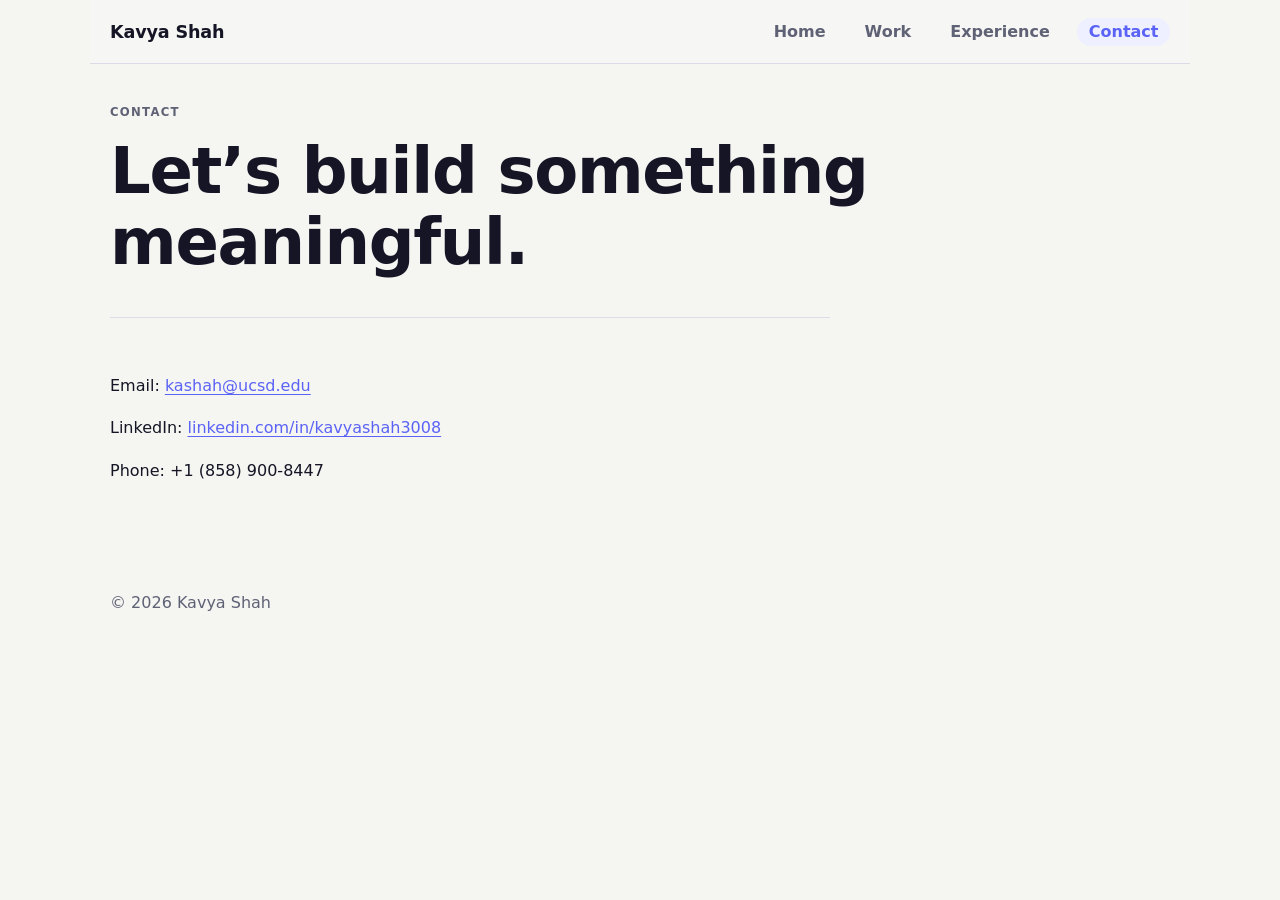
<file: contact.html>
<!doctype html>
<html lang="en">
  <head>
    <meta charset="UTF-8" />
    <meta name="viewport" content="width=device-width, initial-scale=1.0" />
    <title>Contact — Kavya Shah</title>
    <meta name="description" content="Get in touch with Kavya Shah." />
    <link rel="stylesheet" href="styles.css" />
  </head>
  <body>
    <header class="site-header">
      <a class="brand" href="index.html">Kavya Shah</a>
      <nav aria-label="Main navigation">
        <ul class="nav-list">
          <li><a href="index.html">Home</a></li>
          <li><a href="work.html">Work</a></li>
          <li><a href="experience.html">Experience</a></li>
          <li><a class="active" href="contact.html">Contact</a></li>
        </ul>
      </nav>
    </header>

    <main>
      <section class="page-head">
        <p class="eyebrow">Contact</p>
        <h1>Let’s build something meaningful.</h1>
      </section>

      <section class="section contact-block">
        <p>
          Email:
          <a href="mailto:kashah@ucsd.edu">kashah@ucsd.edu</a>
        </p>
        <p>
          LinkedIn:
          <a href="https://linkedin.com/in/kavyashah3008">linkedin.com/in/kavyashah3008</a>
        </p>
        <p>Phone: +1 (858) 900-8447</p>
      </section>
    </main>

    <footer class="site-footer">
      <p>© <span id="year"></span> Kavya Shah</p>
    </footer>

    <script src="script.js"></script>
  </body>
</html>
</file>
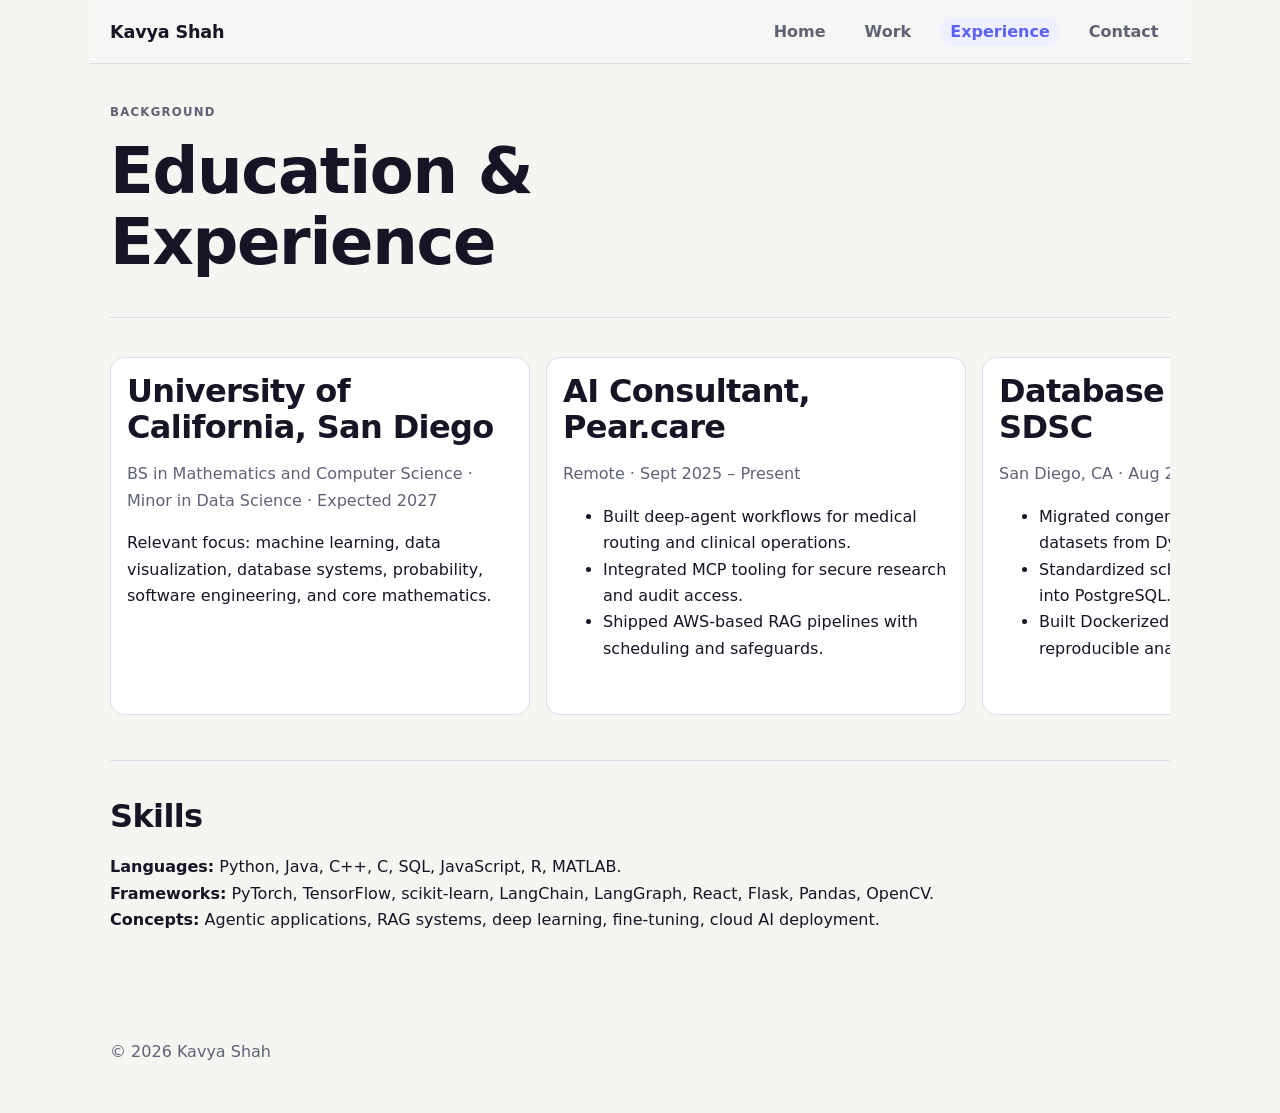
<file: experience.html>
<!doctype html>
<html lang="en">
  <head>
    <meta charset="UTF-8" />
    <meta name="viewport" content="width=device-width, initial-scale=1.0" />
    <title>Experience — Kavya Shah</title>
    <meta name="description" content="Experience and education of Kavya Shah." />
    <link rel="stylesheet" href="styles.css" />
  </head>
  <body>
    <header class="site-header">
      <a class="brand" href="index.html">Kavya Shah</a>
      <nav aria-label="Main navigation">
        <ul class="nav-list">
          <li><a href="index.html">Home</a></li>
          <li><a href="work.html">Work</a></li>
          <li><a class="active" href="experience.html">Experience</a></li>
          <li><a href="contact.html">Contact</a></li>
        </ul>
      </nav>
    </header>

    <main>
      <section class="page-head">
        <p class="eyebrow">Background</p>
        <h1>Education & Experience</h1>
      </section>

      <section class="section timeline">
        <article>
          <h2>University of California, San Diego</h2>
          <p class="meta">BS in Mathematics and Computer Science · Minor in Data Science · Expected 2027</p>
          <p>
            Relevant focus: machine learning, data visualization, database systems, probability,
            software engineering, and core mathematics.
          </p>
        </article>

        <article>
          <h2>AI Consultant, Pear.care</h2>
          <p class="meta">Remote · Sept 2025 – Present</p>
          <ul>
            <li>Built deep-agent workflows for medical routing and clinical operations.</li>
            <li>Integrated MCP tooling for secure research and audit access.</li>
            <li>Shipped AWS-based RAG pipelines with scheduling and safeguards.</li>
          </ul>
        </article>

        <article>
          <h2>Database Engineer, SDSC</h2>
          <p class="meta">San Diego, CA · Aug 2025 – Present</p>
          <ul>
            <li>Migrated congenital heart disease datasets from DynamoDB with Boto3.</li>
            <li>Standardized schemas and migrated data into PostgreSQL.</li>
            <li>Built Dockerized PostgreSQL pipelines for reproducible analytics.</li>
          </ul>
        </article>

        <article>
          <h2>Project Manager, Skin Lesion Detection (CSE Society @ UCSD)</h2>
          <p class="meta">San Diego, CA · 2024 – Present</p>
          <ul>
            <li>Led melanoma detection research with ResNet-50 and transfer learning.</li>
            <li>Built preprocessing pipelines and model optimization flows.</li>
            <li>Presented findings at SAIRS 2025 conference.</li>
          </ul>
        </article>

        <article>
          <h2>Research Assistant, UC San Diego Health</h2>
          <p class="meta">San Diego, CA · 2025 – Present</p>
          <ul>
            <li>Designed ML pipelines for scRNA-seq and multimodal profiling.</li>
            <li>Integrated ATAC-seq and RNA velocity into reproducible workflows.</li>
            <li>Identified potential tumor-specific immune cell biomarkers.</li>
          </ul>
        </article>
      </section>

      <section class="section">
        <div class="section-head">
          <h2>Skills</h2>
        </div>
        <p>
          <strong>Languages:</strong>
          Python, Java, C++, C, SQL, JavaScript, R, MATLAB.
          <br />
          <strong>Frameworks:</strong>
          PyTorch, TensorFlow, scikit-learn, LangChain, LangGraph, React, Flask, Pandas, OpenCV.
          <br />
          <strong>Concepts:</strong>
          Agentic applications, RAG systems, deep learning, fine-tuning, cloud AI deployment.
        </p>
      </section>
    </main>

    <footer class="site-footer">
      <p>© <span id="year"></span> Kavya Shah</p>
    </footer>

    <script src="script.js"></script>
  </body>
</html>
</file>
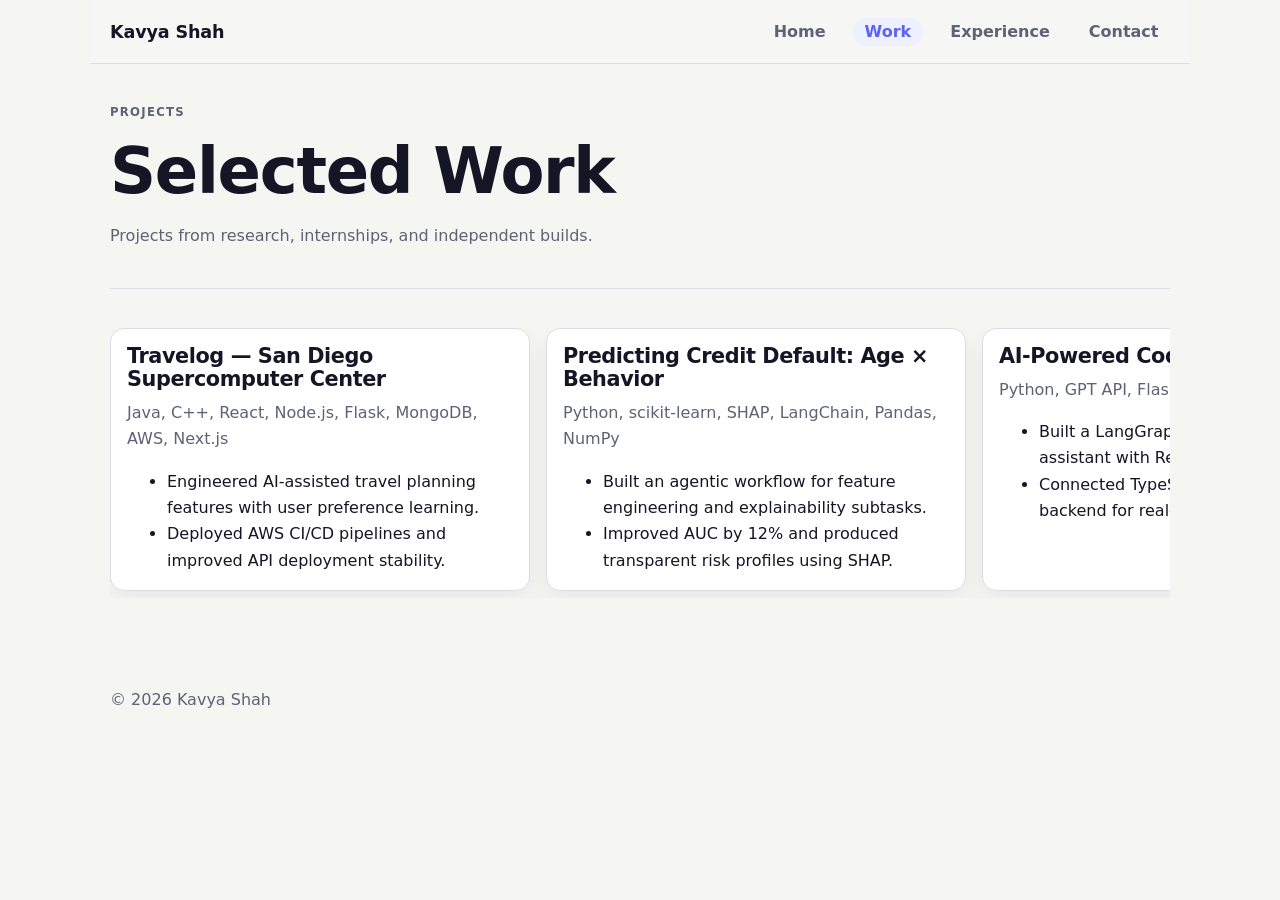
<file: work.html>
<!doctype html>
<html lang="en">
  <head>
    <meta charset="UTF-8" />
    <meta name="viewport" content="width=device-width, initial-scale=1.0" />
    <title>Work — Kavya Shah</title>
    <meta name="description" content="Selected AI and software projects by Kavya Shah." />
    <link rel="stylesheet" href="styles.css" />
  </head>
  <body>
    <header class="site-header">
      <a class="brand" href="index.html">Kavya Shah</a>
      <nav aria-label="Main navigation">
        <ul class="nav-list">
          <li><a href="index.html">Home</a></li>
          <li><a class="active" href="work.html">Work</a></li>
          <li><a href="experience.html">Experience</a></li>
          <li><a href="contact.html">Contact</a></li>
        </ul>
      </nav>
    </header>

    <main>
      <section class="page-head">
        <p class="eyebrow">Projects</p>
        <h1>Selected Work</h1>
        <p>Projects from research, internships, and independent builds.</p>
      </section>

      <section class="section">
        <div class="project-list">
          <article class="project-card">
            <h2>Travelog — San Diego Supercomputer Center</h2>
            <p class="tech">Java, C++, React, Node.js, Flask, MongoDB, AWS, Next.js</p>
            <ul>
              <li>Engineered AI-assisted travel planning features with user preference learning.</li>
              <li>Deployed AWS CI/CD pipelines and improved API deployment stability.</li>
            </ul>
          </article>

          <article class="project-card">
            <h2>Predicting Credit Default: Age × Behavior</h2>
            <p class="tech">Python, scikit-learn, SHAP, LangChain, Pandas, NumPy</p>
            <ul>
              <li>Built an agentic workflow for feature engineering and explainability subtasks.</li>
              <li>Improved AUC by 12% and produced transparent risk profiles using SHAP.</li>
            </ul>
          </article>

          <article class="project-card">
            <h2>AI-Powered Code Review Chatbot</h2>
            <p class="tech">Python, GPT API, Flask, LangGraph, TypeScript</p>
            <ul>
              <li>Built a LangGraph-orchestrated review assistant with Redis memory.</li>
              <li>Connected TypeScript frontend with Flask backend for real-time feedback.</li>
            </ul>
          </article>

          <article class="project-card">
            <h2>Face Recognition System with OpenCV</h2>
            <p class="tech">Python, OpenCV, Haar Cascades, Cosine Similarity</p>
            <ul>
              <li>Implemented GUI-based identity verification with efficient embeddings.</li>
              <li>Reached 95.7% accuracy on 10K images and reduced false positives by 30%.</li>
            </ul>
          </article>

          <article class="project-card">
            <h2>Edge Detection with Hough Transform</h2>
            <p class="tech">Python, OpenCV, NumPy, Go</p>
            <ul>
              <li>Designed lane-detection pipeline for real-world road conditions.</li>
              <li>Rebuilt inference module in Go and achieved sub-50ms latency.</li>
            </ul>
          </article>
        </div>
      </section>
    </main>

    <footer class="site-footer">
      <p>© <span id="year"></span> Kavya Shah</p>
    </footer>

    <script src="script.js"></script>
  </body>
</html>
</file>
<file: styles.css>
:root {
  --bg: #f5f5f2;
  --text: #151525;
  --muted: #5f6275;
  --line: #dcdce8;
  --card: #ffffff;
  --accent: #5b63f6;
  --accent-soft: #eef0ff;
  --accent-2: #7a5cff;
  --shadow-sm: 0 10px 24px rgba(17, 20, 48, 0.05);
  --shadow-md: 0 16px 40px rgba(23, 27, 68, 0.12);
}

* {
  box-sizing: border-box;
}

html,
body {
  margin: 0;
  padding: 0;
}

body {
  background: var(--bg);
  color: var(--text);
  font-family: Inter, ui-sans-serif, system-ui, -apple-system, Segoe UI, Roboto, Helvetica, Arial,
    sans-serif;
  line-height: 1.65;
}

.geisel-confetti-container {
  position: fixed;
  top: 0;
  left: 0;
  width: 100vw;
  height: 100vh;
  pointer-events: none;
  z-index: 9999;
  overflow: hidden;
}

.geisel-confetti-piece {
  position: absolute;
  pointer-events: none;
  transition: left 2.8s ease-out, top 2.8s ease-out, transform 2.8s ease-out, opacity 2.8s ease-out;
  transform-origin: center center;
}

a {
  color: var(--accent);
  text-underline-offset: 0.2em;
  transition: color 180ms ease;
}

a:hover,
a:focus-visible {
  color: var(--accent-2);
}

.site-header,
main,
.site-footer {
  max-width: 1100px;
  margin: 0 auto;
  padding-left: 1.25rem;
  padding-right: 1.25rem;
}

.site-header {
  display: flex;
  justify-content: space-between;
  align-items: center;
  padding-top: 1.15rem;
  padding-bottom: 1rem;
  border-bottom: 1px solid var(--line);
  position: sticky;
  top: 0;
  background: color-mix(in srgb, var(--bg) 88%, white 12%);
  backdrop-filter: blur(8px);
  z-index: 100;
}

.brand {
  font-size: 1.1rem;
  font-weight: 700;
  color: var(--text);
  text-decoration: none;
  letter-spacing: -0.01em;
}

.nav-list {
  list-style: none;
  display: flex;
  gap: 1rem;
  margin: 0;
  padding: 0;
}

.nav-list a {
  color: var(--muted);
  text-decoration: none;
  font-weight: 550;
  border-radius: 999px;
  padding: 0.28rem 0.72rem;
  transition: background-color 160ms ease, color 160ms ease;
}

.nav-list a.active,
.nav-list a:hover,
.nav-list a:focus-visible {
  color: var(--accent);
  background: var(--accent-soft);
}

main {
  padding-top: 2.4rem;
  padding-bottom: 4.2rem;
}

.eyebrow {
  text-transform: uppercase;
  letter-spacing: 0.11em;
  font-size: 0.73rem;
  font-weight: 650;
  color: var(--muted);
  margin: 0 0 0.85rem;
}

h1,
h2,
h3 {
  margin-top: 0;
  line-height: 1.12;
  letter-spacing: -0.02em;
}

h1 {
  font-size: clamp(2.35rem, 6vw, 4rem);
  margin-bottom: 0.35rem;
  font-weight: 760;
}

h2 {
  font-size: clamp(1.45rem, 2.7vw, 2rem);
  margin-bottom: 0.55rem;
  font-weight: 700;
}

.section-block {
  margin-top: 4.5rem;
}

.hero {
  display: grid;
  justify-items: center;
  text-align: center;
  gap: 0.8rem;
  margin-top: 0.45rem;
}

.hero-image-wrap {
  position: relative;
  width: min(320px, 72vw);
}

.hero-glow {
  position: absolute;
  left: 50%;
  top: 50%;
  width: 135%;
  height: 135%;
  transform: translate(-50%, -50%);
  border-radius: 999px;
  background: radial-gradient(circle, rgba(91, 99, 246, 0.3), rgba(91, 99, 246, 0));
  filter: blur(20px);
  z-index: 0;
}

.profile-image {
  position: relative;
  z-index: 1;
  width: 100%;
  aspect-ratio: 1;
  object-fit: cover;
  object-position: center 15%;
  border-radius: 50%;
  border: 2px solid color-mix(in srgb, var(--accent) 20%, #ffffff 80%);
  background: var(--card);
  padding: 0.38rem;
  box-shadow: var(--shadow-md);
}

.hero-identity {
  margin: 0;
  font-size: 1.15rem;
  font-weight: 620;
  color: var(--accent);
}

.short-bio {
  max-width: 700px;
  margin: 0.35rem 0 0;
  color: var(--muted);
  font-size: clamp(1rem, 2.1vw, 1.08rem);
}

.hero-links {
  display: flex;
  gap: 0.75rem;
  flex-wrap: wrap;
  justify-content: center;
  margin-top: 0.95rem;
}

.link-grid {
  display: grid;
  grid-template-columns: repeat(auto-fit, minmax(210px, 1fr));
  gap: 1rem;
}

.link-card {
  display: block;
  text-decoration: none;
  background: var(--card);
  border: 1px solid var(--line);
  border-radius: 14px;
  padding: 1rem;
  transition: transform 140ms ease, border-color 140ms ease;
}

.link-card:hover,
.link-card:focus-visible {
  transform: translateY(-2px);
  border-color: #bbb;
}

.link-card h3 {
  margin-bottom: 0.45rem;
}

.link-card p {
  margin: 0;
  color: var(--muted);
}

.section {
  border-top: 1px solid var(--line);
  padding-top: 2.4rem;
  margin-top: 2.4rem;
}

.button,
.ghost-button {
  display: inline-block;
  border-radius: 999px;
  padding: 0.7rem 1.15rem;
  text-decoration: none;
  font-size: 0.95rem;
  font-weight: 600;
  transition: transform 180ms ease, box-shadow 180ms ease, background-color 180ms ease;
}

.button {
  background: var(--accent);
  color: #fff;
  box-shadow: 0 10px 26px rgba(91, 99, 246, 0.34);
}

.button:hover,
.button:focus-visible {
  transform: translateY(-2px);
  background: #5058eb;
}

.ghost-button {
  border: 1px solid var(--line);
  color: var(--text);
  background: rgba(255, 255, 255, 0.62);
}

.ghost-button:hover,
.ghost-button:focus-visible {
  transform: translateY(-2px);
  border-color: color-mix(in srgb, var(--accent) 35%, var(--line) 65%);
  color: var(--accent);
}

.cta-row {
  display: flex;
  gap: 0.75rem;
  flex-wrap: wrap;
  margin-top: 1.25rem;
}

.profile-card {
  background: var(--card);
  border: 1px solid var(--line);
  border-radius: 18px;
  padding: 1rem;
}

.profile-card img {
  width: 100%;
  height: auto;
  border-radius: 12px;
  border: 1px solid var(--line);
}

.profile-note {
  color: var(--muted);
  font-size: 0.9rem;
  margin-bottom: 0;
}

.section-head p,
.meta,
.tech,
.page-head p {
  color: var(--muted);
}

.section-head {
  max-width: 700px;
  margin-bottom: 1.2rem;
}

.section-head p {
  margin: 0;
}

.project-grid {
  display: grid;
  grid-template-columns: repeat(auto-fit, minmax(240px, 1fr));
  gap: 1rem;
}

.project-card,
.timeline-card,
.skills-card {
  background: var(--card);
  border: 1px solid var(--line);
  border-radius: 18px;
  padding: 1rem;
  box-shadow: var(--shadow-sm);
}

.project-card h3,
.timeline-card h3,
.skills-card h3 {
  font-size: 1.1rem;
  margin-bottom: 0.45rem;
}

.project-card p {
  margin-top: 0;
  color: var(--muted);
}

.project-thumb {
  border-radius: 14px;
  height: 132px;
  margin-bottom: 0.92rem;
  border: 1px solid color-mix(in srgb, var(--accent) 16%, var(--line) 84%);
  transition: transform 260ms ease;
}

img.project-thumb {
  width: 100%;
  object-fit: contain;
  background: #ffffff;
  display: block;
}

.thumb-gradient-1 {
  background: linear-gradient(145deg, #eef0ff, #dae0ff 46%, #c5d2ff);
}

.thumb-gradient-2 {
  background: linear-gradient(145deg, #ecefff, #e8defd 44%, #dfd5fd);
}

.thumb-gradient-3 {
  background: linear-gradient(145deg, #e7f3ff, #e2e8ff 45%, #d8defd);
}

.thumb-gradient-4 {
  background: linear-gradient(145deg, #f0f1ff, #e2e7ff 45%, #d7dcff);
}

.interactive {
  transition: transform 190ms ease, box-shadow 190ms ease, border-color 190ms ease;
}

.interactive:hover,
.interactive:focus-within {
  transform: translateY(-5px);
  box-shadow: var(--shadow-md);
  border-color: color-mix(in srgb, var(--accent) 25%, var(--line) 75%);
}

.interactive:hover .project-thumb {
  transform: scale(1.03);
}

.tag-row {
  display: flex;
  flex-wrap: wrap;
  gap: 0.48rem;
}

.tag {
  display: inline-flex;
  align-items: center;
  border-radius: 999px;
  padding: 0.28rem 0.58rem;
  font-size: 0.78rem;
  color: var(--accent);
  background: var(--accent-soft);
  border: 1px solid color-mix(in srgb, var(--accent) 20%, #ffffff 80%);
  font-weight: 550;
}

.timeline-grid {
  display: grid;
  gap: 0.95rem;
}

.timeline-card {
  border-left: 4px solid color-mix(in srgb, var(--accent) 52%, #b9bbff 48%);
}

.timeline-card ul {
  margin: 0.75rem 0 0;
  padding-left: 1.1rem;
  color: var(--muted);
}

.timeline-icon {
  margin: 0 0 0.55rem;
  font-size: 1.2rem;
}

.focus-panel {
  border: 1px solid color-mix(in srgb, var(--accent) 16%, var(--line) 84%);
  border-radius: 20px;
  padding: 1.2rem;
  background: linear-gradient(135deg, #f6f7ff 0%, #eef1ff 45%, #f3f5ff 100%);
}

.focus-grid {
  display: grid;
  grid-template-columns: repeat(auto-fit, minmax(220px, 1fr));
  gap: 0.75rem;
}

.focus-grid p {
  margin: 0;
  padding: 0.78rem 0.86rem;
  background: rgba(255, 255, 255, 0.65);
  border: 1px solid rgba(114, 122, 255, 0.18);
  border-radius: 12px;
  color: #3d4367;
}

.skills-grid {
  display: grid;
  grid-template-columns: repeat(auto-fit, minmax(220px, 1fr));
  gap: 0.95rem;
}

.skills-card .tag-row {
  margin-top: 0.35rem;
}

.project-link {
  display: inline-flex;
  align-items: center;
  gap: 0.35rem;
  margin-top: 0.9rem;
  font-size: 0.88rem;
  font-weight: 600;
  text-decoration: none;
  color: var(--accent);
  transition: gap 180ms ease, color 180ms ease;
}

.project-link::after {
  content: "↗";
  font-size: 0.95rem;
}

.project-link:hover,
.project-link:focus-visible {
  gap: 0.55rem;
  color: #5058eb;
}

.reveal {
  opacity: 0;
  transform: translateY(20px);
  transition: opacity 600ms ease, transform 600ms ease;
}

.reveal.is-visible {
  opacity: 1;
  transform: translateY(0);
}

.stats-grid {
  display: grid;
  grid-template-columns: repeat(auto-fit, minmax(200px, 1fr));
  gap: 1rem;
}

.stats-grid article,
.project-card {
  background: var(--card);
  border: 1px solid var(--line);
  border-radius: 14px;
  padding: 1rem;
}

.page-head {
  max-width: 780px;
}

.project-list {
  display: grid;
  gap: 1rem;
}

.project-card h2 {
  font-size: 1.3rem;
}

.project-card ul,
.timeline ul {
  margin-bottom: 0;
}

.timeline {
  display: grid;
  gap: 1.1rem;
}

.timeline article {
  border-left: 2px solid var(--line);
  padding-left: 1rem;
}

.contact-block {
  max-width: 720px;
}

.site-footer {
  color: var(--muted);
  padding-top: 0.4rem;
  padding-bottom: 2rem;
}

@media (min-width: 901px) {
  .timeline-grid {
    grid-template-columns: repeat(3, minmax(0, 1fr));
  }

  .project-list {
    display: flex;
    gap: 1rem;
    overflow-x: auto;
    padding-bottom: 0.4rem;
    scroll-snap-type: x proximity;
  }

  .project-card {
    min-width: 420px;
    max-width: 520px;
    scroll-snap-align: start;
  }

  .timeline {
    display: flex;
    gap: 1rem;
    overflow-x: auto;
    padding-bottom: 0.4rem;
    scroll-snap-type: x proximity;
  }

  .timeline article {
    border-left: 0;
    border: 1px solid var(--line);
    border-radius: 14px;
    background: var(--card);
    padding: 1rem;
    min-width: 420px;
    max-width: 520px;
    scroll-snap-align: start;
  }
}

@media (max-width: 680px) {
  .section-block {
    margin-top: 3.2rem;
  }

  .site-header {
    flex-direction: column;
    align-items: flex-start;
    gap: 0.8rem;
  }

  .nav-list {
    flex-wrap: wrap;
  }
}
</file>
